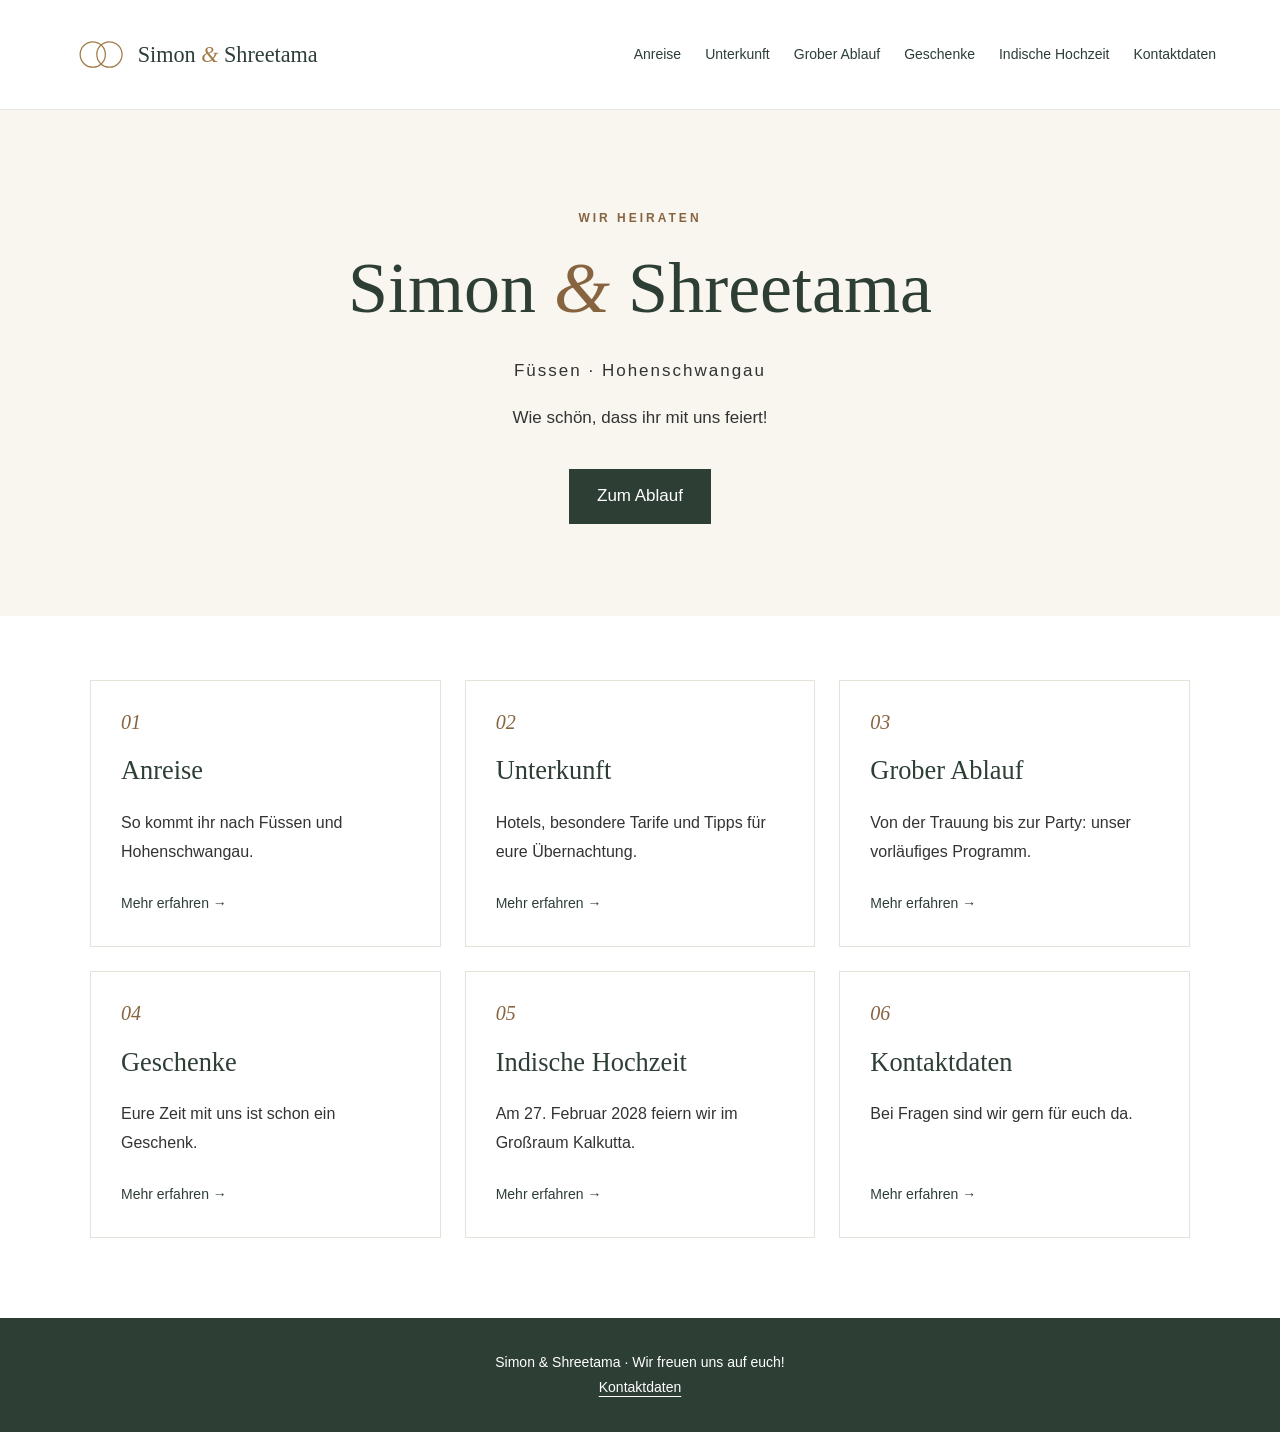
<file: index.html>
<!doctype html>
<html lang="de"><head><meta charset="utf-8"><meta name="viewport" content="width=device-width, initial-scale=1"><meta name="description" content="Unsere Hochzeit – die Hochzeit von Simon und Shreetama"><title>Unsere Hochzeit | Simon &amp; Shreetama</title><link rel="stylesheet" href="style.css"></head><body>
<a class="skip-link" href="#inhalt">Zum Inhalt</a>
<header class="navbar"><a class="nav-logo" href="index.html" aria-label="Simon und Shreetama – Startseite"><img src="logo.svg" width="650" height="160" alt="Simon &amp; Shreetama"></a><nav aria-label="Hauptnavigation"><ul class="nav-links"><li><a href="anreise.html">Anreise</a></li><li><a href="unterkunft.html">Unterkunft</a></li><li><a href="ablauf.html">Grober Ablauf</a></li><li><a href="geschenke.html">Geschenke</a></li><li><a href="indische-hochzeit.html">Indische Hochzeit</a></li><li><a href="kontakt.html">Kontaktdaten</a></li></ul></nav></header>
<main id="inhalt"><section class="hero"><p class="eyebrow">Wir heiraten</p><h1>Simon <span>&amp;</span> Shreetama</h1><p class="hero-place">Füssen · Hohenschwangau</p><p>Wie schön, dass ihr mit uns feiert!</p><a class="btn" href="ablauf.html">Zum Ablauf</a></section><section class="container overview" aria-label="Informationen zur Hochzeit"><a class="card" href="anreise.html"><span class="number">01</span><h2>Anreise</h2><p>So kommt ihr nach Füssen und Hohenschwangau.</p><span class="more">Mehr erfahren →</span></a><a class="card" href="unterkunft.html"><span class="number">02</span><h2>Unterkunft</h2><p>Hotels, besondere Tarife und Tipps für eure Übernachtung.</p><span class="more">Mehr erfahren →</span></a><a class="card" href="ablauf.html"><span class="number">03</span><h2>Grober Ablauf</h2><p>Von der Trauung bis zur Party: unser vorläufiges Programm.</p><span class="more">Mehr erfahren →</span></a><a class="card" href="geschenke.html"><span class="number">04</span><h2>Geschenke</h2><p>Eure Zeit mit uns ist schon ein Geschenk.</p><span class="more">Mehr erfahren →</span></a><a class="card" href="indische-hochzeit.html"><span class="number">05</span><h2>Indische Hochzeit</h2><p>Am 27. Februar 2028 feiern wir im Großraum Kalkutta.</p><span class="more">Mehr erfahren →</span></a><a class="card" href="kontakt.html"><span class="number">06</span><h2>Kontaktdaten</h2><p>Bei Fragen sind wir gern für euch da.</p><span class="more">Mehr erfahren →</span></a></section></main><footer>Simon &amp; Shreetama · Wir freuen uns auf euch!<br><a href="kontakt.html">Kontaktdaten</a></footer></body></html>
</file>
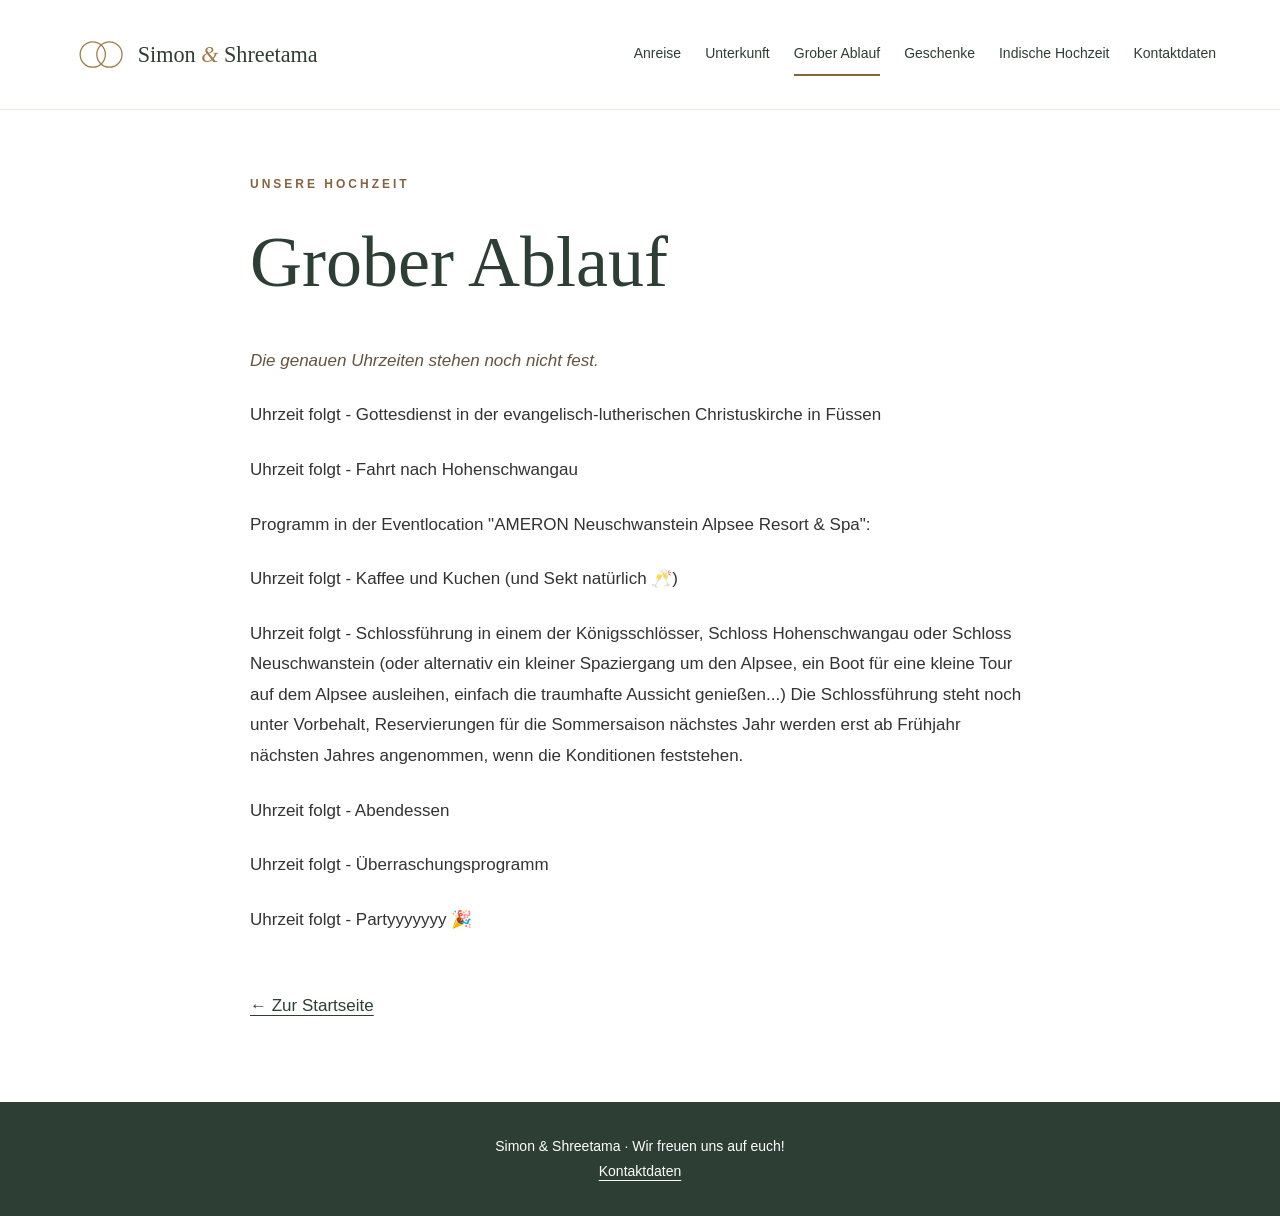
<file: ablauf.html>
<!doctype html>
<html lang="de"><head><meta charset="utf-8"><meta name="viewport" content="width=device-width, initial-scale=1"><meta name="description" content="Grober Ablauf – die Hochzeit von Simon und Shreetama"><title>Grober Ablauf | Simon &amp; Shreetama</title><link rel="stylesheet" href="style.css"></head><body>
<a class="skip-link" href="#inhalt">Zum Inhalt</a>
<header class="navbar"><a class="nav-logo" href="index.html" aria-label="Simon und Shreetama – Startseite"><img src="logo.svg" width="650" height="160" alt="Simon &amp; Shreetama"></a><nav aria-label="Hauptnavigation"><ul class="nav-links"><li><a href="anreise.html">Anreise</a></li><li><a href="unterkunft.html">Unterkunft</a></li><li><a href="ablauf.html" aria-current="page">Grober Ablauf</a></li><li><a href="geschenke.html">Geschenke</a></li><li><a href="indische-hochzeit.html">Indische Hochzeit</a></li><li><a href="kontakt.html">Kontaktdaten</a></li></ul></nav></header>
<main id="inhalt"><article class="container prose"><p class="eyebrow">Unsere Hochzeit</p><h1>Grober Ablauf</h1><p class="note">Die genauen Uhrzeiten stehen noch nicht fest.</p><p>Uhrzeit folgt - Gottesdienst in der evangelisch-lutherischen Christuskirche in Füssen</p><p>Uhrzeit folgt - Fahrt nach Hohenschwangau</p><p>Programm in der Eventlocation &quot;AMERON Neuschwanstein Alpsee Resort &amp; Spa&quot;:</p><p>Uhrzeit folgt - Kaffee und Kuchen (und Sekt natürlich 🥂)</p><p>Uhrzeit folgt - Schlossführung in einem der Königsschlösser, Schloss Hohenschwangau oder Schloss Neuschwanstein (oder alternativ ein kleiner Spaziergang um den Alpsee, ein Boot für eine kleine Tour auf dem Alpsee ausleihen, einfach die traumhafte Aussicht genießen...) Die Schlossführung steht noch unter Vorbehalt, Reservierungen für die Sommersaison nächstes Jahr werden erst ab Frühjahr nächsten Jahres angenommen, wenn die Konditionen feststehen.</p><p>Uhrzeit folgt - Abendessen</p><p>Uhrzeit folgt - Überraschungsprogramm</p><p>Uhrzeit folgt - Partyyyyyyy 🎉</p><a class="back" href="index.html">← Zur Startseite</a></article></main><footer>Simon &amp; Shreetama · Wir freuen uns auf euch!<br><a href="kontakt.html">Kontaktdaten</a></footer></body></html>
</file>
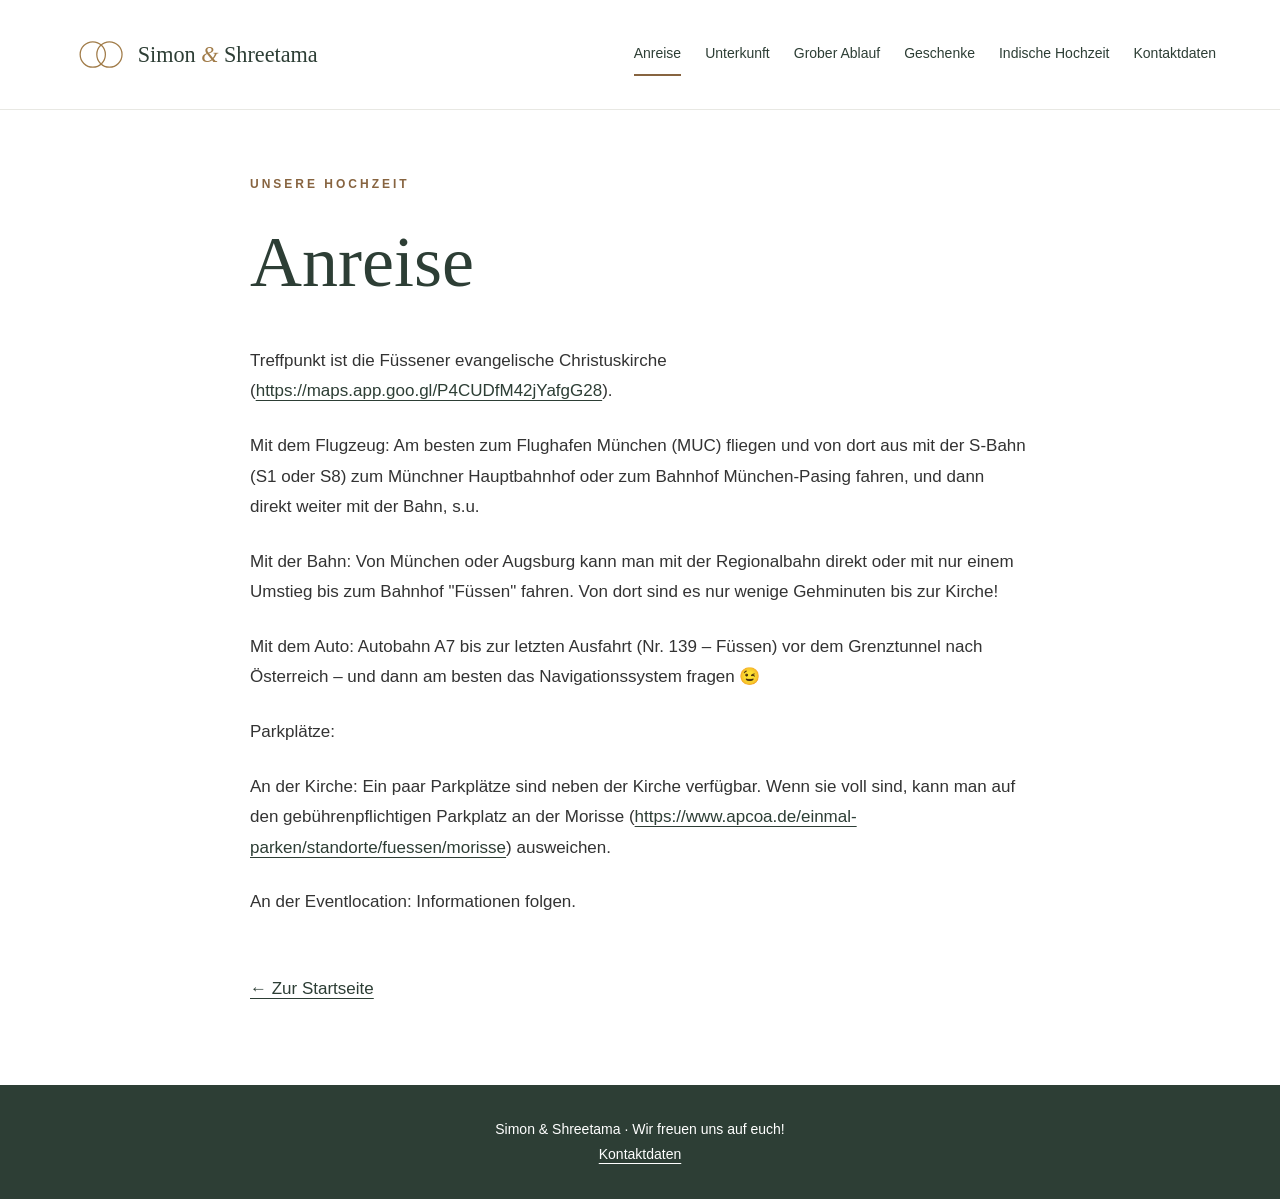
<file: anreise.html>
<!doctype html>
<html lang="de"><head><meta charset="utf-8"><meta name="viewport" content="width=device-width, initial-scale=1"><meta name="description" content="Anreise – die Hochzeit von Simon und Shreetama"><title>Anreise | Simon &amp; Shreetama</title><link rel="stylesheet" href="style.css"></head><body>
<a class="skip-link" href="#inhalt">Zum Inhalt</a>
<header class="navbar"><a class="nav-logo" href="index.html" aria-label="Simon und Shreetama – Startseite"><img src="logo.svg" width="650" height="160" alt="Simon &amp; Shreetama"></a><nav aria-label="Hauptnavigation"><ul class="nav-links"><li><a href="anreise.html" aria-current="page">Anreise</a></li><li><a href="unterkunft.html">Unterkunft</a></li><li><a href="ablauf.html">Grober Ablauf</a></li><li><a href="geschenke.html">Geschenke</a></li><li><a href="indische-hochzeit.html">Indische Hochzeit</a></li><li><a href="kontakt.html">Kontaktdaten</a></li></ul></nav></header>
<main id="inhalt"><article class="container prose"><p class="eyebrow">Unsere Hochzeit</p><h1>Anreise</h1><p>Treffpunkt ist die Füssener evangelische Christuskirche (<a href="https://maps.app.goo.gl/P4CUDfM42jYafgG28">https://maps.app.goo.gl/P4CUDfM42jYafgG28</a>).</p><p>Mit dem Flugzeug: Am besten zum Flughafen München (MUC) fliegen und von dort aus mit der S-Bahn (S1 oder S8) zum Münchner Hauptbahnhof oder zum Bahnhof München-Pasing fahren, und dann direkt weiter mit der Bahn, s.u.</p><p>Mit der Bahn: Von München oder Augsburg kann man mit der Regionalbahn direkt oder mit nur einem Umstieg bis zum Bahnhof &quot;Füssen&quot; fahren. Von dort sind es nur wenige Gehminuten bis zur Kirche!</p><p>Mit dem Auto: Autobahn A7 bis zur letzten Ausfahrt (Nr. 139 – Füssen) vor dem Grenztunnel nach Österreich – und dann am besten das Navigationssystem fragen 😉</p><p>Parkplätze:</p><p>An der Kirche: Ein paar Parkplätze sind neben der Kirche verfügbar. Wenn sie voll sind, kann man auf den gebührenpflichtigen Parkplatz an der Morisse (<a href="https://www.apcoa.de/einmal-parken/standorte/fuessen/morisse">https://www.apcoa.de/einmal-parken/standorte/fuessen/morisse</a>) ausweichen.</p><p>An der Eventlocation: Informationen folgen.</p><a class="back" href="index.html">← Zur Startseite</a></article></main><footer>Simon &amp; Shreetama · Wir freuen uns auf euch!<br><a href="kontakt.html">Kontaktdaten</a></footer></body></html>
</file>
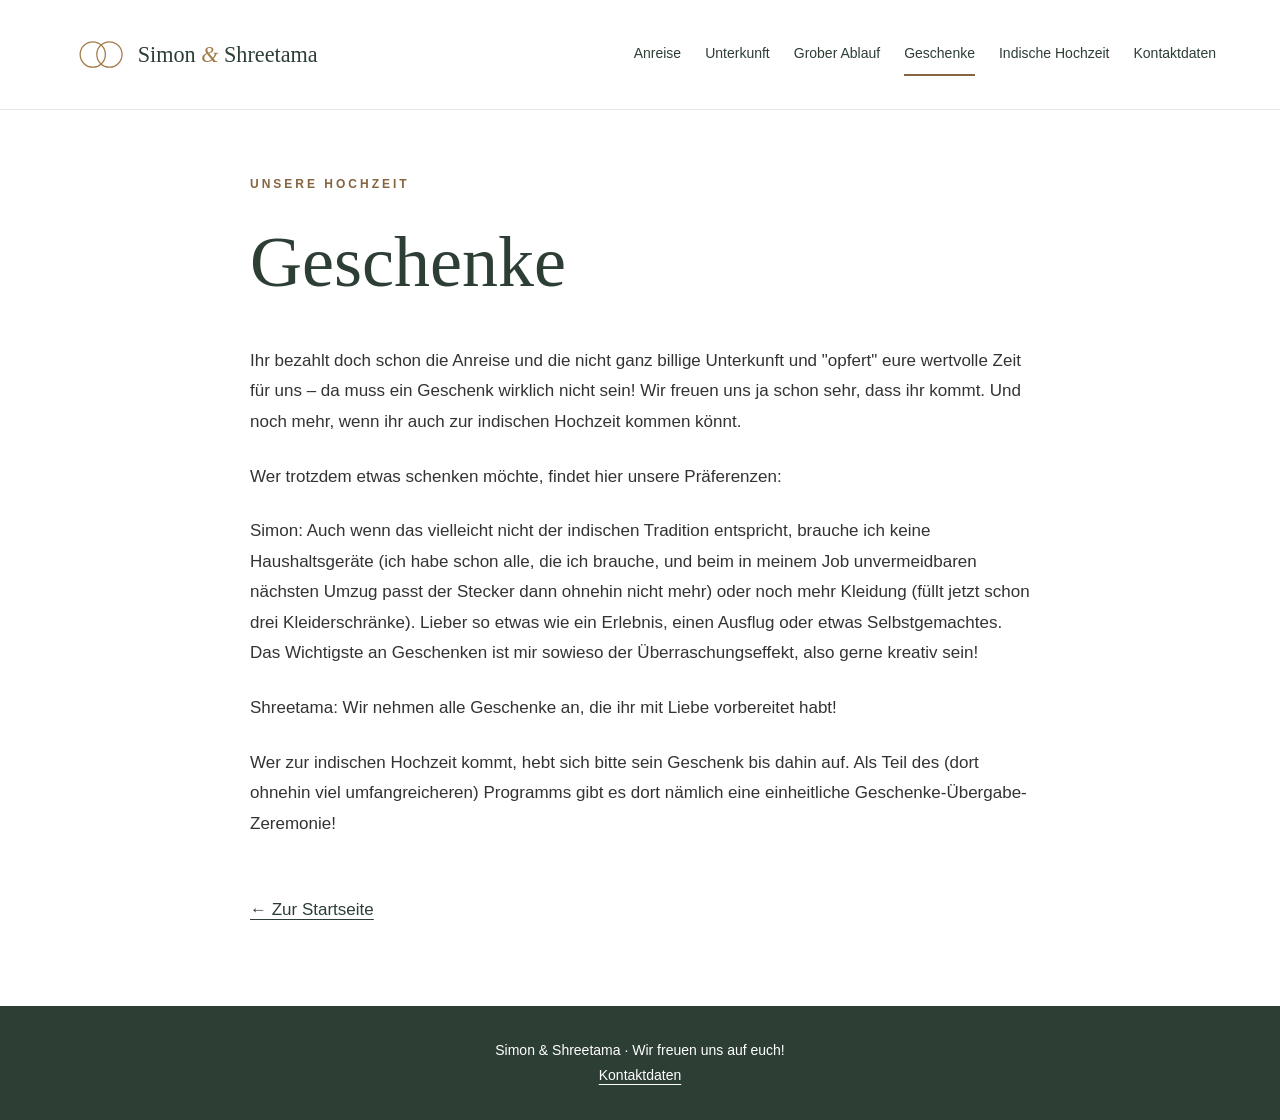
<file: geschenke.html>
<!doctype html>
<html lang="de"><head><meta charset="utf-8"><meta name="viewport" content="width=device-width, initial-scale=1"><meta name="description" content="Geschenke – die Hochzeit von Simon und Shreetama"><title>Geschenke | Simon &amp; Shreetama</title><link rel="stylesheet" href="style.css"></head><body>
<a class="skip-link" href="#inhalt">Zum Inhalt</a>
<header class="navbar"><a class="nav-logo" href="index.html" aria-label="Simon und Shreetama – Startseite"><img src="logo.svg" width="650" height="160" alt="Simon &amp; Shreetama"></a><nav aria-label="Hauptnavigation"><ul class="nav-links"><li><a href="anreise.html">Anreise</a></li><li><a href="unterkunft.html">Unterkunft</a></li><li><a href="ablauf.html">Grober Ablauf</a></li><li><a href="geschenke.html" aria-current="page">Geschenke</a></li><li><a href="indische-hochzeit.html">Indische Hochzeit</a></li><li><a href="kontakt.html">Kontaktdaten</a></li></ul></nav></header>
<main id="inhalt"><article class="container prose"><p class="eyebrow">Unsere Hochzeit</p><h1>Geschenke</h1><p>Ihr bezahlt doch schon die Anreise und die nicht ganz billige Unterkunft und &quot;opfert&quot; eure wertvolle Zeit für uns – da muss ein Geschenk wirklich nicht sein! Wir freuen uns ja schon sehr, dass ihr kommt. Und noch mehr, wenn ihr auch zur indischen Hochzeit kommen könnt.</p><p>Wer trotzdem etwas schenken möchte, findet hier unsere Präferenzen:</p><p>Simon: Auch wenn das vielleicht nicht der indischen Tradition entspricht, brauche ich keine Haushaltsgeräte (ich habe schon alle, die ich brauche, und beim in meinem Job unvermeidbaren nächsten Umzug passt der Stecker dann ohnehin nicht mehr) oder noch mehr Kleidung (füllt jetzt schon drei Kleiderschränke). Lieber so etwas wie ein Erlebnis, einen Ausflug oder etwas Selbstgemachtes. Das Wichtigste an Geschenken ist mir sowieso der Überraschungseffekt, also gerne kreativ sein!</p><p>Shreetama: Wir nehmen alle Geschenke an, die ihr mit Liebe vorbereitet habt!</p><p>Wer zur indischen Hochzeit kommt, hebt sich bitte sein Geschenk bis dahin auf. Als Teil des (dort ohnehin viel umfangreicheren) Programms gibt es dort nämlich eine einheitliche Geschenke-Übergabe-Zeremonie!</p><a class="back" href="index.html">← Zur Startseite</a></article></main><footer>Simon &amp; Shreetama · Wir freuen uns auf euch!<br><a href="kontakt.html">Kontaktdaten</a></footer></body></html>
</file>
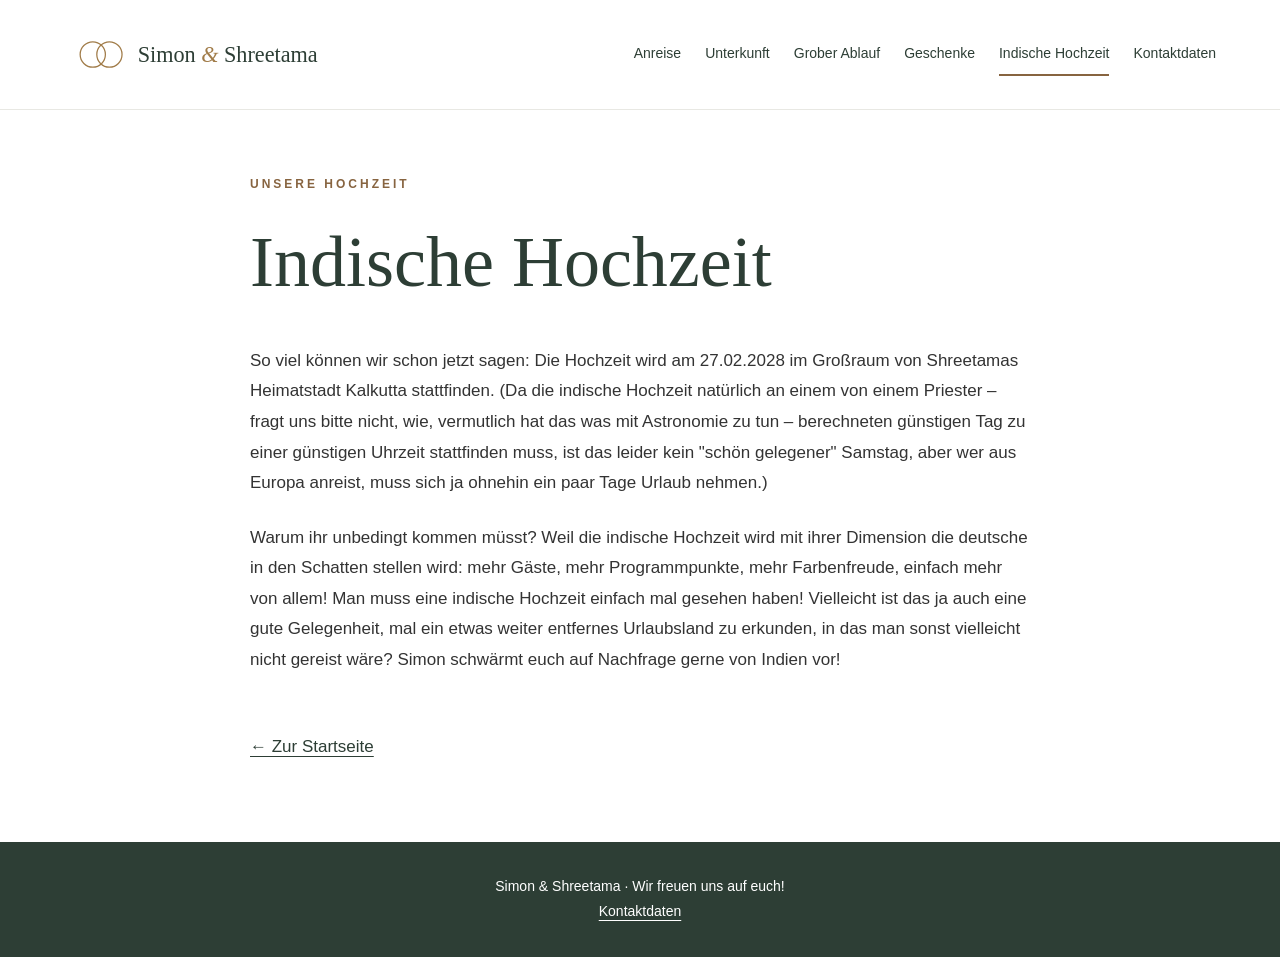
<file: indische-hochzeit.html>
<!doctype html>
<html lang="de"><head><meta charset="utf-8"><meta name="viewport" content="width=device-width, initial-scale=1"><meta name="description" content="Indische Hochzeit – die Hochzeit von Simon und Shreetama"><title>Indische Hochzeit | Simon &amp; Shreetama</title><link rel="stylesheet" href="style.css"></head><body>
<a class="skip-link" href="#inhalt">Zum Inhalt</a>
<header class="navbar"><a class="nav-logo" href="index.html" aria-label="Simon und Shreetama – Startseite"><img src="logo.svg" width="650" height="160" alt="Simon &amp; Shreetama"></a><nav aria-label="Hauptnavigation"><ul class="nav-links"><li><a href="anreise.html">Anreise</a></li><li><a href="unterkunft.html">Unterkunft</a></li><li><a href="ablauf.html">Grober Ablauf</a></li><li><a href="geschenke.html">Geschenke</a></li><li><a href="indische-hochzeit.html" aria-current="page">Indische Hochzeit</a></li><li><a href="kontakt.html">Kontaktdaten</a></li></ul></nav></header>
<main id="inhalt"><article class="container prose"><p class="eyebrow">Unsere Hochzeit</p><h1>Indische Hochzeit</h1><p>So viel können wir schon jetzt sagen: Die Hochzeit wird am 27.02.2028 im Großraum von Shreetamas Heimatstadt Kalkutta stattfinden. (Da die indische Hochzeit natürlich an einem von einem Priester – fragt uns bitte nicht, wie, vermutlich hat das was mit Astronomie zu tun – berechneten günstigen Tag zu einer günstigen Uhrzeit stattfinden muss, ist das leider kein &quot;schön gelegener&quot; Samstag, aber wer aus Europa anreist, muss sich ja ohnehin ein paar Tage Urlaub nehmen.)</p><p>Warum ihr unbedingt kommen müsst? Weil die indische Hochzeit wird mit ihrer Dimension die deutsche in den Schatten stellen wird: mehr Gäste, mehr Programmpunkte, mehr Farbenfreude, einfach mehr von allem! Man muss eine indische Hochzeit einfach mal gesehen haben! Vielleicht ist das ja auch eine gute Gelegenheit, mal ein etwas weiter entfernes Urlaubsland zu erkunden, in das man sonst vielleicht nicht gereist wäre? Simon schwärmt euch auf Nachfrage gerne von Indien vor!</p><a class="back" href="index.html">← Zur Startseite</a></article></main><footer>Simon &amp; Shreetama · Wir freuen uns auf euch!<br><a href="kontakt.html">Kontaktdaten</a></footer></body></html>
</file>
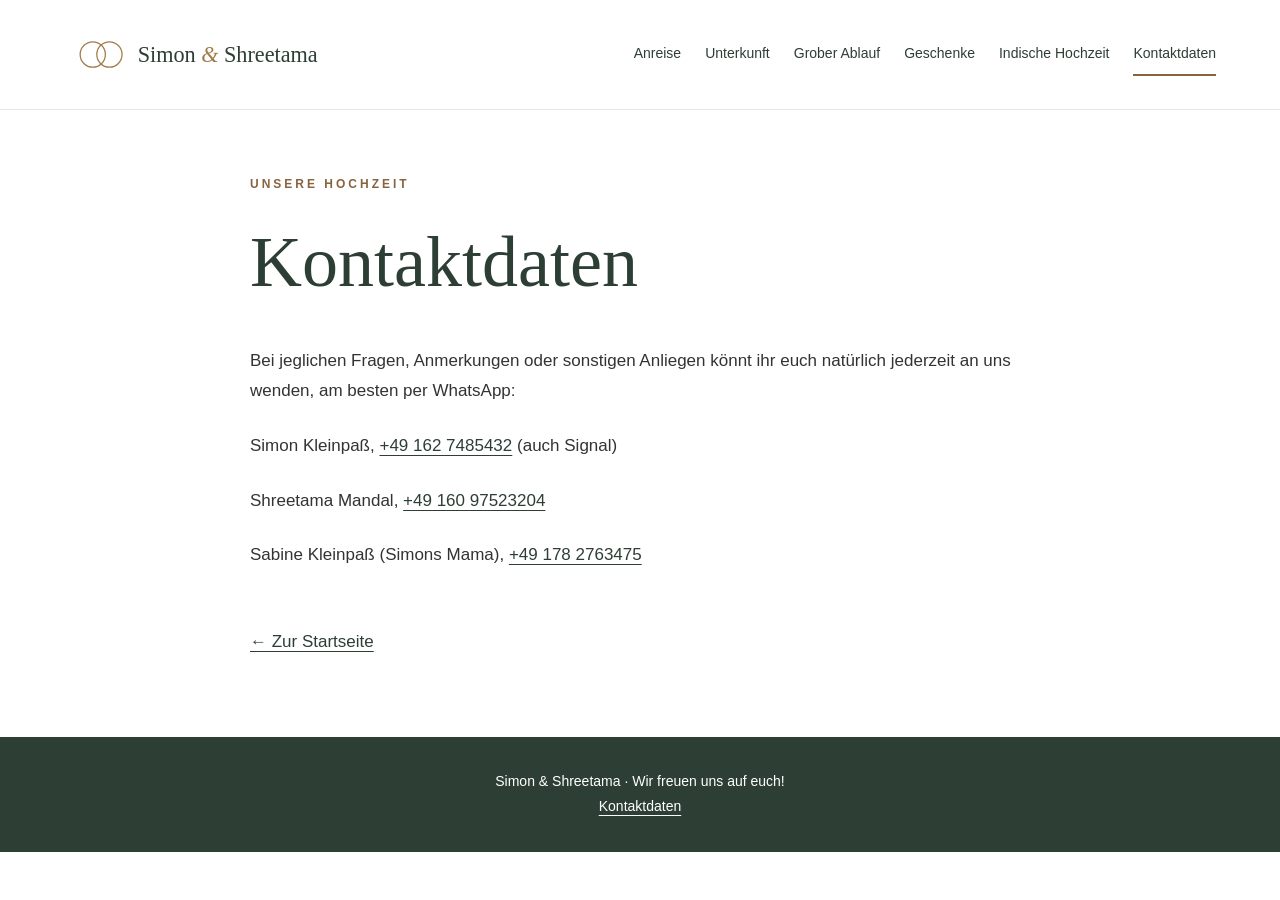
<file: kontakt.html>
<!doctype html>
<html lang="de"><head><meta charset="utf-8"><meta name="viewport" content="width=device-width, initial-scale=1"><meta name="description" content="Kontaktdaten – die Hochzeit von Simon und Shreetama"><title>Kontaktdaten | Simon &amp; Shreetama</title><link rel="stylesheet" href="style.css"></head><body>
<a class="skip-link" href="#inhalt">Zum Inhalt</a>
<header class="navbar"><a class="nav-logo" href="index.html" aria-label="Simon und Shreetama – Startseite"><img src="logo.svg" width="650" height="160" alt="Simon &amp; Shreetama"></a><nav aria-label="Hauptnavigation"><ul class="nav-links"><li><a href="anreise.html">Anreise</a></li><li><a href="unterkunft.html">Unterkunft</a></li><li><a href="ablauf.html">Grober Ablauf</a></li><li><a href="geschenke.html">Geschenke</a></li><li><a href="indische-hochzeit.html">Indische Hochzeit</a></li><li><a href="kontakt.html" aria-current="page">Kontaktdaten</a></li></ul></nav></header>
<main id="inhalt"><article class="container prose"><p class="eyebrow">Unsere Hochzeit</p><h1>Kontaktdaten</h1><p>Bei jeglichen Fragen, Anmerkungen oder sonstigen Anliegen könnt ihr euch natürlich jederzeit an uns wenden, am besten per WhatsApp:</p><p>Simon Kleinpaß, <a href="tel:+491627485432">+49 162 7485432</a> (auch Signal)</p><p>Shreetama Mandal, <a href="tel:+4916097523204">+49 160 97523204</a></p><p>Sabine Kleinpaß (Simons Mama), <a href="tel:+491782763475">+49 178 2763475</a></p><a class="back" href="index.html">← Zur Startseite</a></article></main><footer>Simon &amp; Shreetama · Wir freuen uns auf euch!<br><a href="kontakt.html">Kontaktdaten</a></footer></body></html>
</file>
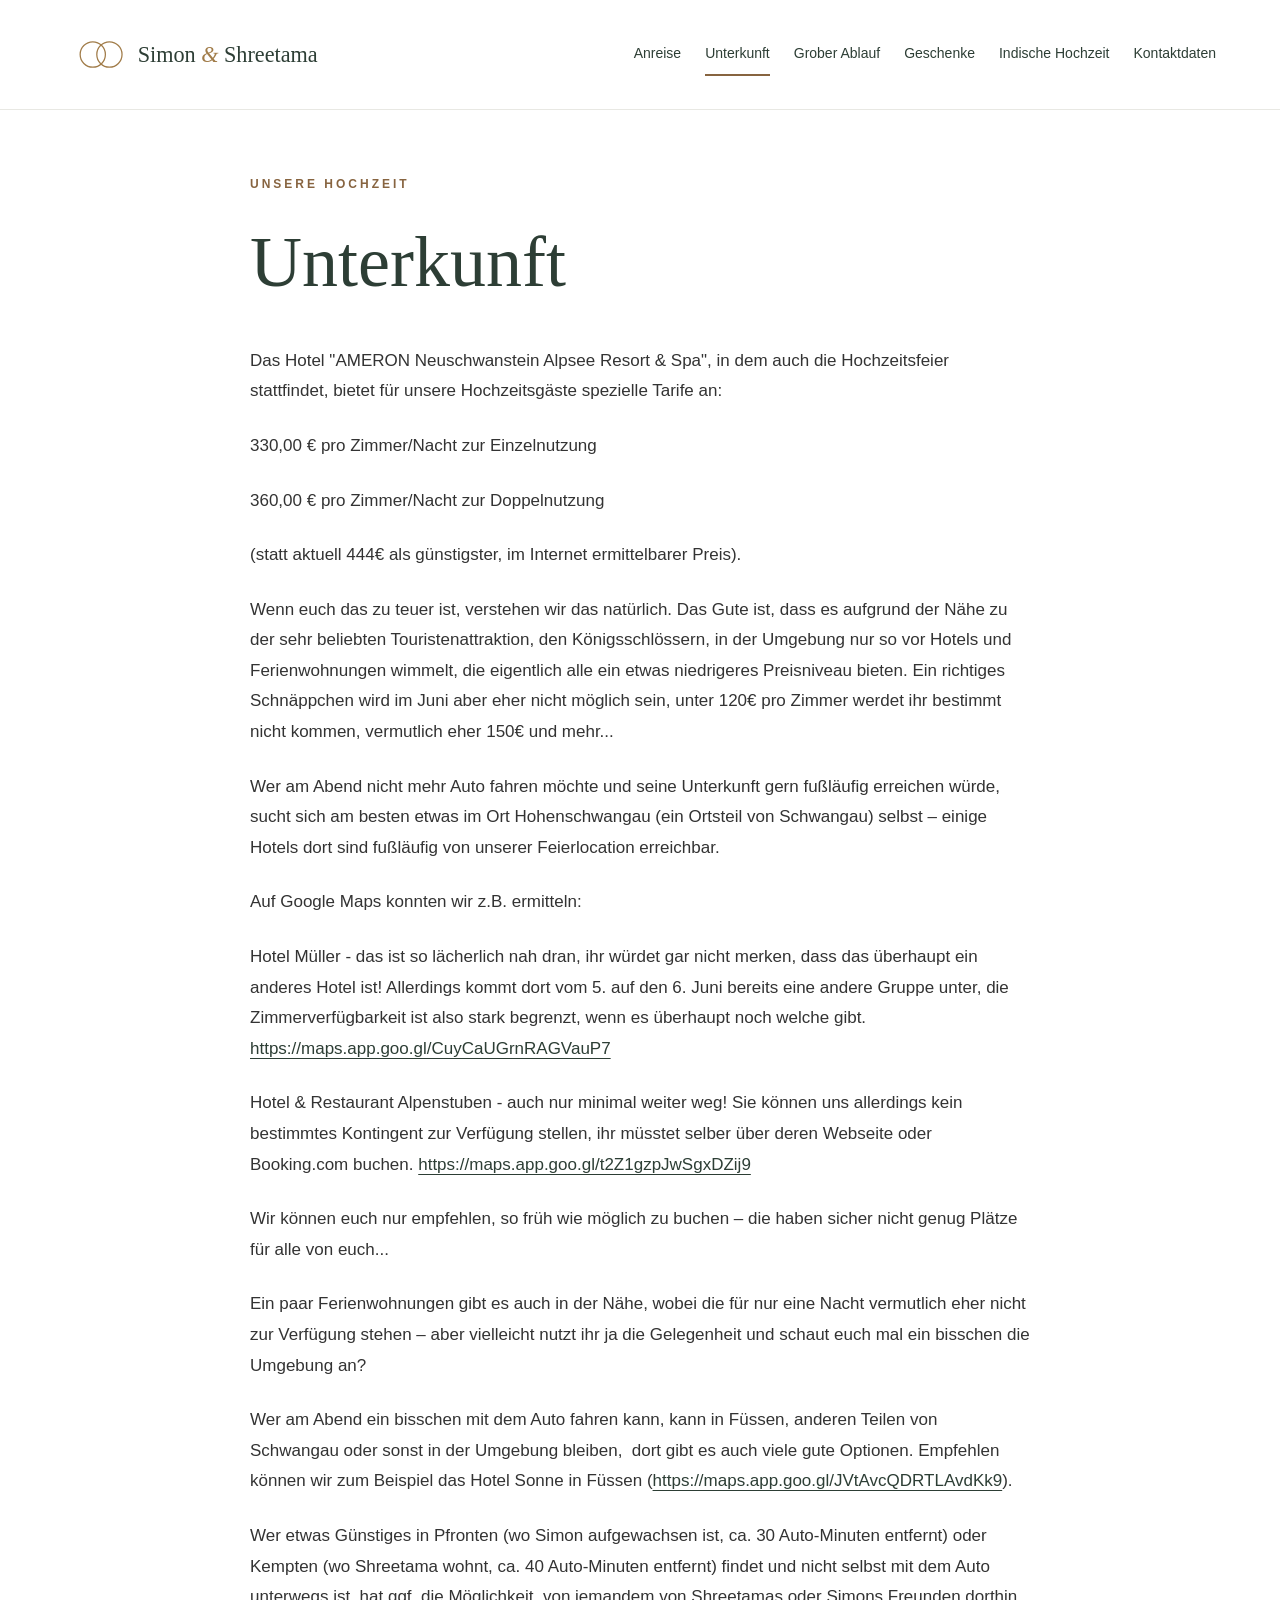
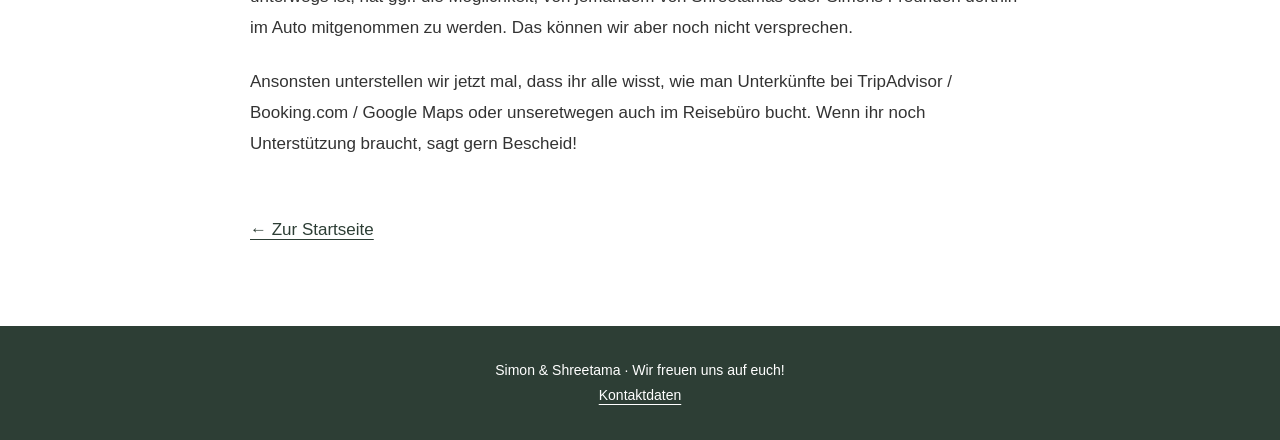
<file: unterkunft.html>
<!doctype html>
<html lang="de"><head><meta charset="utf-8"><meta name="viewport" content="width=device-width, initial-scale=1"><meta name="description" content="Unterkunft – die Hochzeit von Simon und Shreetama"><title>Unterkunft | Simon &amp; Shreetama</title><link rel="stylesheet" href="style.css"></head><body>
<a class="skip-link" href="#inhalt">Zum Inhalt</a>
<header class="navbar"><a class="nav-logo" href="index.html" aria-label="Simon und Shreetama – Startseite"><img src="logo.svg" width="650" height="160" alt="Simon &amp; Shreetama"></a><nav aria-label="Hauptnavigation"><ul class="nav-links"><li><a href="anreise.html">Anreise</a></li><li><a href="unterkunft.html" aria-current="page">Unterkunft</a></li><li><a href="ablauf.html">Grober Ablauf</a></li><li><a href="geschenke.html">Geschenke</a></li><li><a href="indische-hochzeit.html">Indische Hochzeit</a></li><li><a href="kontakt.html">Kontaktdaten</a></li></ul></nav></header>
<main id="inhalt"><article class="container prose"><p class="eyebrow">Unsere Hochzeit</p><h1>Unterkunft</h1><p>Das Hotel &quot;AMERON Neuschwanstein Alpsee Resort &amp; Spa&quot;, in dem auch die Hochzeitsfeier stattfindet, bietet für unsere Hochzeitsgäste spezielle Tarife an:</p><p>330,00 € pro Zimmer/Nacht zur Einzelnutzung</p><p>360,00 € pro Zimmer/Nacht zur Doppelnutzung</p><p>(statt aktuell 444€ als günstigster, im Internet ermittelbarer Preis).</p><p>Wenn euch das zu teuer ist, verstehen wir das natürlich. Das Gute ist, dass es aufgrund der Nähe zu der sehr beliebten Touristenattraktion, den Königsschlössern, in der Umgebung nur so vor Hotels und Ferienwohnungen wimmelt, die eigentlich alle ein etwas niedrigeres Preisniveau bieten. Ein richtiges Schnäppchen wird im Juni aber eher nicht möglich sein, unter 120€ pro Zimmer werdet ihr bestimmt nicht kommen, vermutlich eher 150€ und mehr...</p><p>Wer am Abend nicht mehr Auto fahren möchte und seine Unterkunft gern fußläufig erreichen würde, sucht sich am besten etwas im Ort Hohenschwangau (ein Ortsteil von Schwangau) selbst – einige Hotels dort sind fußläufig von unserer Feierlocation erreichbar.</p><p>Auf Google Maps konnten wir z.B. ermitteln:</p><p>Hotel Müller - das ist so lächerlich nah dran, ihr würdet gar nicht merken, dass das überhaupt ein anderes Hotel ist! Allerdings kommt dort vom 5. auf den 6. Juni bereits eine andere Gruppe unter, die Zimmerverfügbarkeit ist also stark begrenzt, wenn es überhaupt noch welche gibt. <a href="https://maps.app.goo.gl/CuyCaUGrnRAGVauP7">https://maps.app.goo.gl/CuyCaUGrnRAGVauP7</a></p><p>Hotel &amp; Restaurant Alpenstuben - auch nur minimal weiter weg! Sie können uns allerdings kein bestimmtes Kontingent zur Verfügung stellen, ihr müsstet selber über deren Webseite oder Booking.com buchen. <a href="https://maps.app.goo.gl/t2Z1gzpJwSgxDZij9">https://maps.app.goo.gl/t2Z1gzpJwSgxDZij9</a></p><p>Wir können euch nur empfehlen, so früh wie möglich zu buchen – die haben sicher nicht genug Plätze für alle von euch...</p><p>Ein paar Ferienwohnungen gibt es auch in der Nähe, wobei die für nur eine Nacht vermutlich eher nicht zur Verfügung stehen – aber vielleicht nutzt ihr ja die Gelegenheit und schaut euch mal ein bisschen die Umgebung an?</p><p>Wer am Abend ein bisschen mit dem Auto fahren kann, kann in Füssen, anderen Teilen von Schwangau oder sonst in der Umgebung bleiben,  dort gibt es auch viele gute Optionen. Empfehlen können wir zum Beispiel das Hotel Sonne in Füssen (<a href="https://maps.app.goo.gl/JVtAvcQDRTLAvdKk9">https://maps.app.goo.gl/JVtAvcQDRTLAvdKk9</a>).</p><p>Wer etwas Günstiges in Pfronten (wo Simon aufgewachsen ist, ca. 30 Auto-Minuten entfernt) oder Kempten (wo Shreetama wohnt, ca. 40 Auto-Minuten entfernt) findet und nicht selbst mit dem Auto unterwegs ist, hat ggf. die Möglichkeit, von jemandem von Shreetamas oder Simons Freunden dorthin im Auto mitgenommen zu werden. Das können wir aber noch nicht versprechen.</p><p>Ansonsten unterstellen wir jetzt mal, dass ihr alle wisst, wie man Unterkünfte bei TripAdvisor / Booking.com / Google Maps oder unseretwegen auch im Reisebüro bucht. Wenn ihr noch Unterstützung braucht, sagt gern Bescheid!</p><a class="back" href="index.html">← Zur Startseite</a></article></main><footer>Simon &amp; Shreetama · Wir freuen uns auf euch!<br><a href="kontakt.html">Kontaktdaten</a></footer></body></html>
</file>
<file: style.css>
:root{--green:#2d3e35;--gold:#876440;--cream:#f9f6f0;--text:#333}*{box-sizing:border-box}body{margin:0;background:#fff;color:var(--text);font:17px/1.8 Arial,sans-serif}a{color:var(--green);text-underline-offset:4px;overflow-wrap:anywhere}a:hover{color:var(--gold)}a:focus-visible{outline:3px solid var(--gold);outline-offset:5px}.skip-link{position:absolute;left:16px;top:-80px;background:white;padding:12px;z-index:10}.skip-link:focus{top:12px}.navbar{display:flex;align-items:center;justify-content:space-between;gap:28px;padding:22px 5%;border-bottom:1px solid #e8e8e3}.nav-logo{font:600 26px Georgia,serif;text-decoration:none;white-space:nowrap}.nav-links{display:flex;flex-wrap:wrap;gap:12px 24px;margin:0;padding:0;list-style:none}.nav-links a{font-size:14px;text-decoration:none;padding:8px 0;display:inline-block}.nav-links a[aria-current]{border-bottom:2px solid var(--gold)}h1,h2{font-family:Georgia,serif;font-weight:400;color:var(--green);line-height:1.2}h1{font-size:clamp(2.5rem,6vw,4.5rem);margin:12px 0 32px}h2{font-size:1.65rem}.eyebrow{text-transform:uppercase;letter-spacing:3px;font-size:12px;color:var(--gold);font-weight:bold}.hero{text-align:center;background:var(--cream);padding:86px 24px 92px}.hero h1{margin:16px 0 24px}.hero h1 span{font-style:italic;color:var(--gold)}.hero-place{letter-spacing:2px}.btn{display:inline-block;background:var(--green);color:white;text-decoration:none;padding:12px 28px;margin-top:18px}.btn:hover{background:#1f2c25;color:white}.container{width:min(1100px,90%);margin:auto}.overview{display:grid;grid-template-columns:repeat(3,minmax(0,1fr));gap:24px;padding:64px 0 80px}.card{border:1px solid #e6e2da;padding:30px;text-decoration:none;display:flex;flex-direction:column}.card:hover{background:var(--cream)}.card p{color:var(--text);font-size:16px;margin:0 0 24px}.number{font:italic 20px Georgia,serif;color:var(--gold)}.more{margin-top:auto;font-size:14px}.prose{max-width:780px;padding:64px 0 80px}.prose p{margin:0 0 24px}.prose h1{margin-bottom:40px}.note{color:#64543e;font-style:italic}.back{display:inline-block;margin-top:32px}footer{background:var(--green);color:white;text-align:center;padding:32px 20px;font-size:14px}footer a{color:white}@media(max-width:900px){.navbar{flex-direction:column;gap:10px}.nav-links{justify-content:center;gap:4px 18px}.overview{grid-template-columns:repeat(2,minmax(0,1fr))}}@media(max-width:560px){body{font-size:16px}.hero{padding:58px 20px}.overview{grid-template-columns:1fr;padding:36px 0 48px;gap:16px}.prose{padding:40px 0 56px}.card{padding:24px}.nav-links a{font-size:13px}}
/* Wedding wordmark: first names and interlocking rings. */
.nav-logo{display:block;flex:0 0 auto;line-height:0;white-space:normal;max-width:100%}
.nav-logo img{display:block;width:328px;max-width:100%;height:auto}
.navbar{flex-wrap:wrap;justify-content:space-between;padding-top:14px;padding-bottom:14px;gap:16px 28px}
@media(max-width:1200px){.navbar{justify-content:center}.nav-links{justify-content:center}}
@media(max-width:560px){.nav-logo img{width:300px}}
</file>
